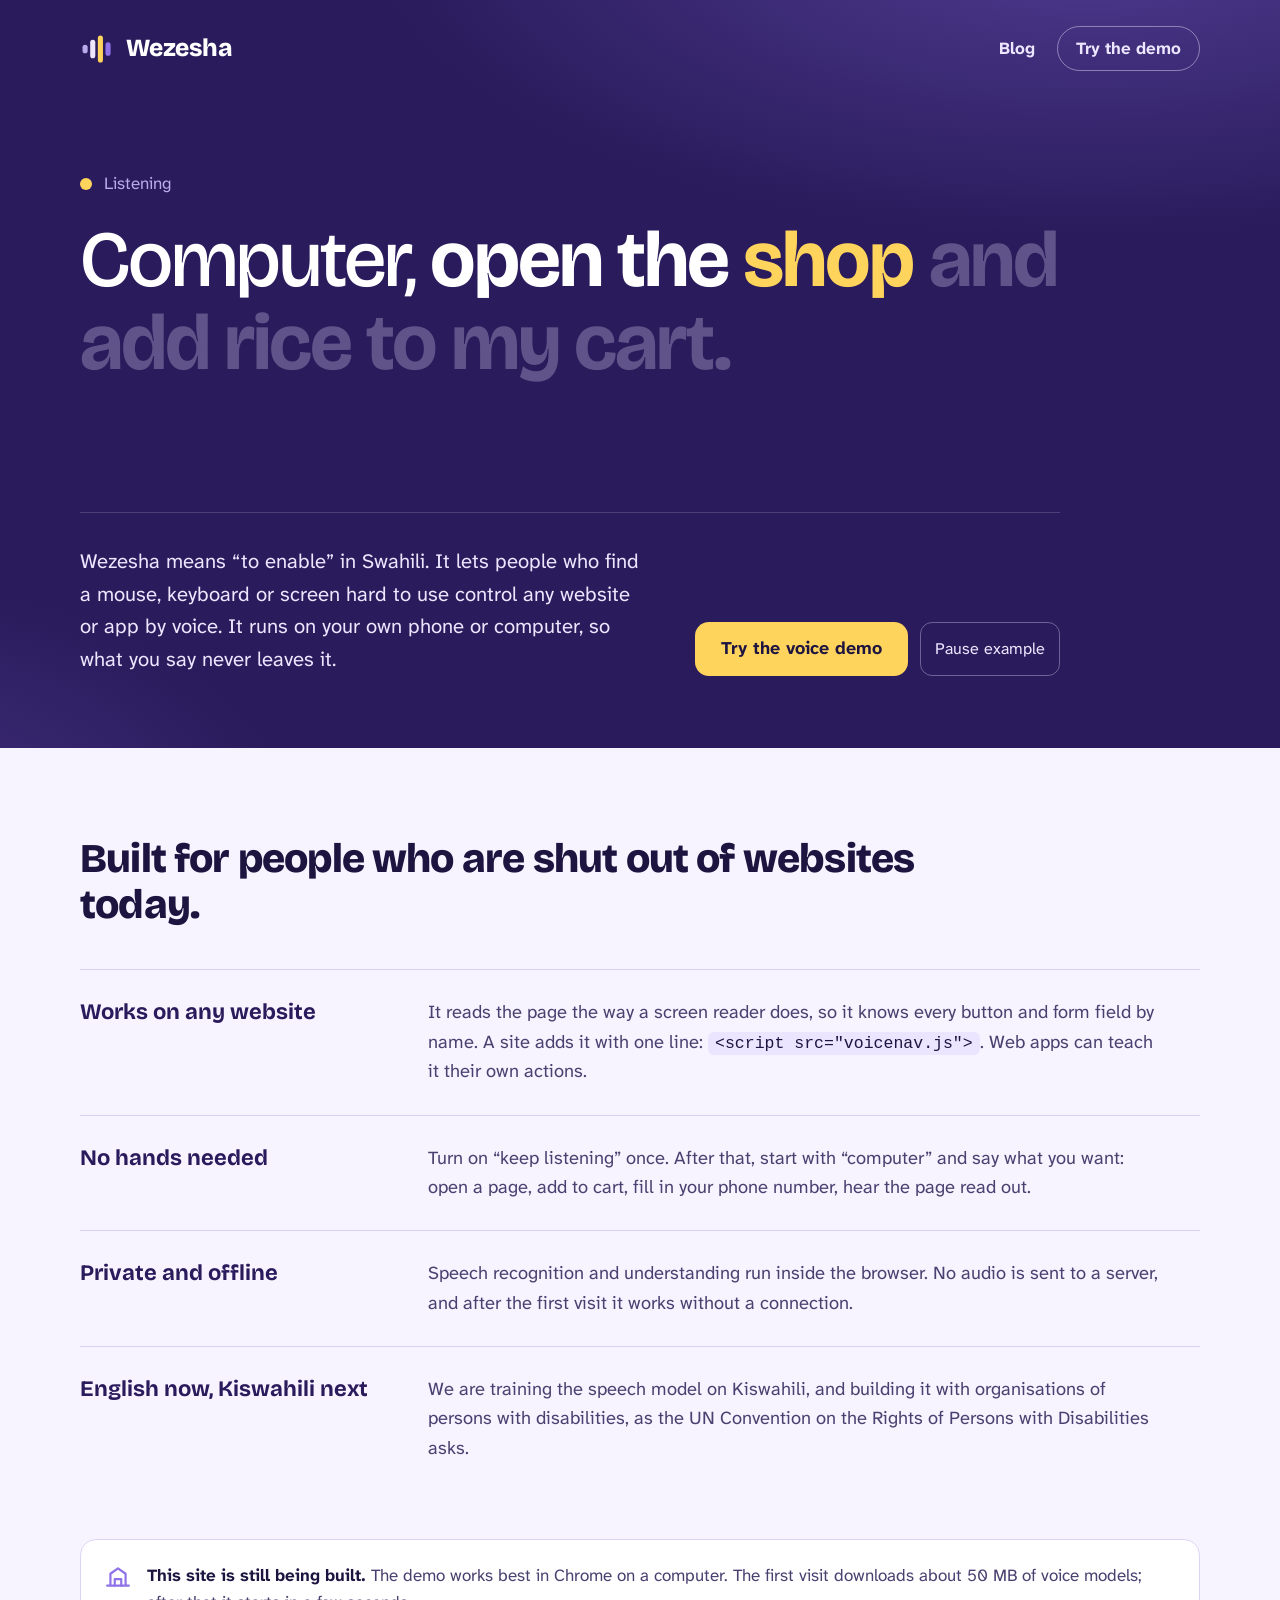
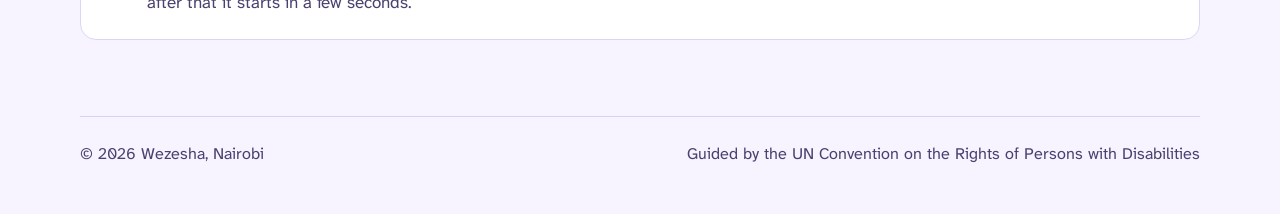
<file: index.html>
<!doctype html>
<html lang="en">
<head>
<meta charset="utf-8">
<meta name="viewport" content="width=device-width, initial-scale=1">
<title>Wezesha: use any website by voice</title>
<link rel="canonical" href="https://wezesha-io.kilimo.tech/">
<meta property="og:type" content="website">
<meta property="og:site_name" content="Wezesha">
<meta property="og:title" content="Wezesha: use any website by voice">
<meta property="og:description" content="Wezesha lets people who find a mouse, keyboard or screen hard to use control any website or app by voice, on their own device.">
<meta property="og:url" content="https://wezesha-io.kilimo.tech/">
<meta property="og:image" content="https://wezesha-io.kilimo.tech/og.png">
<meta property="og:image:width" content="1200">
<meta property="og:image:height" content="630">
<meta property="og:image:alt" content="Wezesha: use any website by voice">
<meta property="og:locale" content="en_KE">
<meta name="twitter:card" content="summary_large_image">
<meta name="twitter:title" content="Wezesha: use any website by voice">
<meta name="twitter:description" content="Wezesha lets people who find a mouse, keyboard or screen hard to use control any website or app by voice, on their own device.">
<meta name="twitter:image" content="https://wezesha-io.kilimo.tech/og.png">
<meta name="description" content="Wezesha lets people who find a mouse, keyboard or screen hard to use control any website or app by voice, on their own device.">
<link rel="icon" href="/favicon.svg" type="image/svg+xml">
<meta name="voicenav-assets" content="https://wezesha-demo.kilimo.tech/voicenav/">
<link rel="preconnect" href="https://fonts.googleapis.com">
<link rel="preconnect" href="https://fonts.gstatic.com" crossorigin>
<link href="https://fonts.googleapis.com/css2?family=Atkinson+Hyperlegible+Next:wght@400;500;700&family=Bricolage+Grotesque:opsz,wght@12..96,500;12..96,700;12..96,800&display=swap" rel="stylesheet">
<style>
  :root {
    --jacaranda: #2a1b5c;
    --jacaranda-deep: #1d1342;
    --bloom: #8f72e8;
    --petal: #ece6ff;
    --petal-dim: #b9acec;
    --pollen: #ffd45c;
    --lilac: #f7f4ff;
    --ink: #1d1440;
    --ink-soft: #4b4170;
    --display: "Bricolage Grotesque", "Atkinson Hyperlegible Next", system-ui, sans-serif;
    --text: "Atkinson Hyperlegible Next", system-ui, sans-serif;
  }
  * { box-sizing: border-box; }
  html { font-size: 106.25%; }
  body { margin: 0; font-family: var(--text); color: var(--ink); background: var(--lilac); line-height: 1.6; }
  a { color: inherit; }
  :focus-visible { outline: 3px solid var(--pollen); outline-offset: 4px; border-radius: 10px; }
  .sr { position: absolute; width: 1px; height: 1px; overflow: hidden; clip: rect(0 0 0 0); white-space: nowrap; }
  .skip { position: absolute; left: 16px; top: -60px; z-index: 5; background: var(--pollen); color: var(--ink); padding: 10px 16px; border-radius: 10px; font-weight: 700; text-decoration: none; }
  .skip:focus { top: 12px; }

  /* ---------- hero ---------- */
  .hero {
    background:
      radial-gradient(1200px 520px at 85% -10%, rgba(143, 114, 232, .38), transparent 60%),
      radial-gradient(700px 400px at -10% 110%, rgba(143, 114, 232, .22), transparent 60%),
      var(--jacaranda);
    color: var(--petal);
    padding: 0 24px 72px;
  }
  .wrap { max-width: 1120px; margin: 0 auto; }
  nav.top { display: flex; align-items: center; justify-content: space-between; padding: 26px 0 0; gap: 16px; }
  .brand { display: inline-flex; align-items: center; gap: 12px; text-decoration: none; font-family: var(--display); font-weight: 800; font-size: 1.45rem; letter-spacing: -0.01em; color: #fff; }
  .brand svg { width: 34px; height: 34px; }
  .pill { display: inline-flex; align-items: center; min-height: 44px; padding: 8px 18px; border-radius: 999px; border: 1.5px solid rgba(236, 230, 255, .45); color: var(--petal); text-decoration: none; font-weight: 700; }
  .pill:hover { background: rgba(236, 230, 255, .1); }
  .navlinks { display: inline-flex; align-items: center; gap: 10px; }
  .navlink { color: var(--petal); font-weight: 700; text-decoration: none; padding: 8px 12px; border-radius: 10px; }
  .navlink:hover { background: rgba(236, 230, 255, .1); }

  .stage { padding-top: clamp(56px, 11vh, 120px); max-width: 980px; }
  .cue { display: flex; align-items: center; gap: 12px; color: var(--petal-dim); font-size: 1rem; margin: 0 0 22px; }
  .mic-dot { width: 12px; height: 12px; border-radius: 50%; background: var(--pollen); box-shadow: 0 0 0 0 rgba(255, 212, 92, .6); }
  .listening .mic-dot { animation: ping 1.6s ease-out infinite; }
  @keyframes ping { 0% { box-shadow: 0 0 0 0 rgba(255, 212, 92, .55); } 100% { box-shadow: 0 0 0 14px rgba(255, 212, 92, 0); } }

  .said {
    font-family: var(--display); font-weight: 700; font-size: clamp(2.3rem, 6.2vw, 4.9rem);
    line-height: 1.04; letter-spacing: -0.025em; margin: 0; min-height: 2.1em; color: #fff;
  }
  .said .w { color: rgba(236, 230, 255, .28); transition: color .18s ease-out; }
  .said .w.heard { color: #fff; }
  .said .w.now { color: var(--pollen); }
  .said .wake { font-weight: 500; }

  .did { list-style: none; margin: 30px 0 0; padding: 0; display: flex; flex-wrap: wrap; gap: 10px; min-height: 52px; }
  .did li {
    display: inline-flex; align-items: center; gap: 10px; padding: 10px 16px 10px 12px; border-radius: 12px;
    background: rgba(29, 19, 66, .7); border: 1px solid rgba(143, 114, 232, .55); color: var(--petal); font-size: 1rem;
    opacity: 0; transform: translateY(6px); transition: opacity .25s ease-out, transform .25s ease-out;
  }
  .did li.in { opacity: 1; transform: none; }
  .did svg { width: 20px; height: 20px; flex: none; color: var(--pollen); }

  .intro { display: grid; grid-template-columns: minmax(0, 1fr) auto; gap: 28px 48px; align-items: end; margin-top: 44px; padding-top: 32px; border-top: 1px solid rgba(236, 230, 255, .18); }
  .intro p { margin: 0; font-size: 1.2rem; max-width: 34em; color: var(--petal); }
  .actions { display: flex; gap: 12px; flex-wrap: wrap; }
  .btn { display: inline-flex; align-items: center; justify-content: center; min-height: 54px; padding: 12px 26px; border-radius: 14px; font-weight: 700; font-size: 1.05rem; text-decoration: none; }
  .btn.primary { background: var(--pollen); color: var(--ink); }
  .btn.primary:hover { background: #ffe08a; }
  .pause { display: inline-flex; align-items: center; background: none; border: 1.5px solid rgba(236, 230, 255, .35); color: var(--petal); border-radius: 12px; min-height: 44px; padding: 6px 14px; font: inherit; font-size: .95rem; cursor: pointer; }
  .pause:hover { background: rgba(236, 230, 255, .1); }

  /* ---------- facts ---------- */
  .facts { padding: 88px 24px 40px; }
  .facts h2 { font-family: var(--display); font-weight: 800; font-size: clamp(1.7rem, 3.4vw, 2.4rem); letter-spacing: -0.02em; line-height: 1.15; margin: 0 0 40px; max-width: 22em; color: var(--ink); }
  .row { display: grid; grid-template-columns: minmax(180px, 300px) minmax(0, 1fr); gap: 8px 48px; padding: 28px 0; border-top: 1px solid #d9d1f5; }
  .row h3 { margin: 0; font-family: var(--display); font-weight: 700; font-size: 1.3rem; color: var(--jacaranda); line-height: 1.3; }
  .row p { margin: 0; color: var(--ink-soft); max-width: 40em; font-size: 1.08rem; }
  .row code { font-size: .9em; background: #ebe5ff; color: var(--ink); padding: 2px 7px; border-radius: 6px; }

  .status { margin: 48px 0 0; padding: 22px 24px; border-radius: 16px; background: #fff; border: 1px solid #ddd5f7; display: flex; gap: 16px; align-items: flex-start; }
  .status svg { width: 26px; height: 26px; flex: none; color: var(--bloom); margin-top: 2px; }
  .status p { margin: 0; color: var(--ink-soft); }
  .status strong { color: var(--ink); }

  footer { padding: 36px 24px 48px; color: var(--ink-soft); font-size: .95rem; }
  footer .wrap { display: flex; justify-content: space-between; gap: 16px; flex-wrap: wrap; border-top: 1px solid #d9d1f5; padding-top: 24px; }

  @media (max-width: 760px) {
    .intro { grid-template-columns: 1fr; }
    .row { grid-template-columns: 1fr; }
    .said { min-height: 3.2em; }
  }
  @media (prefers-reduced-motion: reduce) {
    .listening .mic-dot { animation: none; }
    .said .w, .did li { transition: none; }
  }
</style>
</head>
<body>
<a class="skip" href="#main">Skip to main content</a>

<header class="hero">
  <div class="wrap">
    <nav class="top" aria-label="Main">
      <a class="brand" href="/" aria-label="Wezesha home">
        <svg viewBox="0 0 40 40" aria-hidden="true">
          <rect x="3" y="15" width="6" height="10" rx="3" fill="#b9acec"/>
          <rect x="12" y="9" width="6" height="22" rx="3" fill="#ece6ff"/>
          <rect x="21" y="4" width="6" height="32" rx="3" fill="#ffd45c"/>
          <rect x="30" y="12" width="6" height="16" rx="3" fill="#8f72e8"/>
        </svg>
        Wezesha
      </a>
      <span class="navlinks"><a class="navlink" href="/blog/">Blog</a>
      <a class="pill" href="https://wezesha-demo.kilimo.tech/">Try the demo</a></span>
    </nav>

    <div class="stage" id="main">
      <h1 class="sr">Wezesha lets you use any website or app by voice. For example, say “Computer, open the shop and add rice to my cart”, and it happens.</h1>
      <div aria-hidden="true">
        <p class="cue"><span class="mic-dot"></span><span id="cue-text">Listening</span></p>
        <p class="said" id="said"></p>
        <ul class="did" id="did"></ul>
      </div>

      <div class="intro">
        <p>
          Wezesha means “to enable” in Swahili. It lets people who find a mouse, keyboard or screen
          hard to use control any website or app by voice. It runs on your own phone or computer,
          so what you say never leaves it.
        </p>
        <div class="actions">
          <a class="btn primary" href="https://wezesha-demo.kilimo.tech/">Try the voice demo</a>
        </div>
      </div>
    </div>
  </div>
</header>

<section class="facts" aria-labelledby="facts-title">
  <div class="wrap">
    <h2 id="facts-title">Built for people who are shut out of websites today.</h2>

    <div class="row">
      <h3>Works on any website</h3>
      <p>It reads the page the way a screen reader does, so it knows every button and form field by name.
        A site adds it with one line: <code>&lt;script src="voicenav.js"&gt;</code>. Web apps can teach it their own actions.</p>
    </div>
    <div class="row">
      <h3>No hands needed</h3>
      <p>Turn on “keep listening” once. After that, start with “computer” and say what you want:
        open a page, add to cart, fill in your phone number, hear the page read out.</p>
    </div>
    <div class="row">
      <h3>Private and offline</h3>
      <p>Speech recognition and understanding run inside the browser. No audio is sent to a server,
        and after the first visit it works without a connection.</p>
    </div>
    <div class="row">
      <h3>English now, Kiswahili next</h3>
      <p>We are training the speech model on Kiswahili, and building it with organisations of persons
        with disabilities, as the UN Convention on the Rights of Persons with Disabilities asks.</p>
    </div>

    <div class="status" role="note">
      <svg viewBox="0 0 24 24" fill="none" stroke="currentColor" stroke-width="2" stroke-linecap="round" stroke-linejoin="round" aria-hidden="true"><path d="M2 20h20M5 20V9l7-5 7 5v11"/><path d="M9 20v-6h6v6"/></svg>
      <p><strong>This site is still being built.</strong> The demo works best in Chrome on a computer.
        The first visit downloads about 50 MB of voice models; after that it starts in a few seconds.</p>
    </div>
  </div>
</section>

<footer>
  <div class="wrap">
    <span>© 2026 Wezesha, Nairobi</span>
    <span>Guided by the UN Convention on the Rights of Persons with Disabilities</span>
  </div>
</footer>

<script>
  // The hero plays spoken commands as live captions, then shows what was done.
  const scenes = [
    { said: 'Computer, open the shop and add rice to my cart.', did: ['Opened Shop', 'Added Rice 5kg to your cart'] },
    { said: 'Computer, my phone number is 0712 345 678.', did: ['Typed 0712 345 678 in Phone number'] },
    { said: 'Computer, show only pending orders.', did: ['Showing 2 pending orders'] },
    { said: 'Computer, read the page.', did: ['Reading: Clinic opening hours, Monday to Friday…'] },
  ];
  const tick = '<svg viewBox="0 0 24 24" fill="none" stroke="currentColor" stroke-width="2.5" stroke-linecap="round" stroke-linejoin="round" aria-hidden="true"><path d="M5 12.5l4.5 4.5L19 7.5"/></svg>';
  const saidEl = document.getElementById('said');
  const didEl = document.getElementById('did');
  const cue = document.getElementById('cue-text');
  const stage = document.querySelector('.stage');
  const still = matchMedia('(prefers-reduced-motion: reduce)').matches;
  let paused = still, timers = [], i = 0;

  function show(scene, animate) {
    timers.forEach(clearTimeout); timers = [];
    const words = scene.said.split(' ');
    saidEl.innerHTML = words.map((w, k) => `<span class="w${k === 0 ? ' wake' : ''}">${w}</span>`).join(' ');
    didEl.innerHTML = scene.did.map((d) => `<li>${tick}<span>${d}</span></li>`).join('');
    const spans = [...saidEl.children], items = [...didEl.children];
    if (!animate) {
      spans.forEach((s) => s.classList.add('heard'));
      items.forEach((li) => li.classList.add('in'));
      cue.textContent = 'Done';
      return;
    }
    stage.classList.add('listening');
    cue.textContent = 'Listening';
    spans.forEach((s, k) => timers.push(setTimeout(() => {
      spans.forEach((x) => x.classList.remove('now'));
      s.classList.add('heard', 'now');
    }, 380 + k * 300)));
    const end = 380 + spans.length * 300;
    timers.push(setTimeout(() => {
      spans.forEach((x) => x.classList.remove('now'));
      stage.classList.remove('listening');
      cue.textContent = 'Done';
    }, end));
    items.forEach((li, k) => timers.push(setTimeout(() => li.classList.add('in'), end + 250 + k * 450)));
    timers.push(setTimeout(() => { if (!paused) { i = (i + 1) % scenes.length; show(scenes[i], true); } }, end + 3600));
  }

  // WCAG 2.2.2: anything that moves for more than five seconds needs a pause.
  const btn = document.createElement('button');
  btn.className = 'pause';
  btn.type = 'button';
  const label = () => (btn.textContent = paused ? 'Play example' : 'Pause example');
  btn.onclick = () => { paused = !paused; label(); show(scenes[i], !paused); };
  label();
  // Keep the button outside the aria-hidden block so keyboard and screen reader users can reach it.
  document.querySelector('.intro .actions').appendChild(btn);

  show(scenes[0], !paused);
</script>
<script type="module" src="https://wezesha-demo.kilimo.tech/voicenav/voicenav.js"></script>
</body>
</html>
</file>
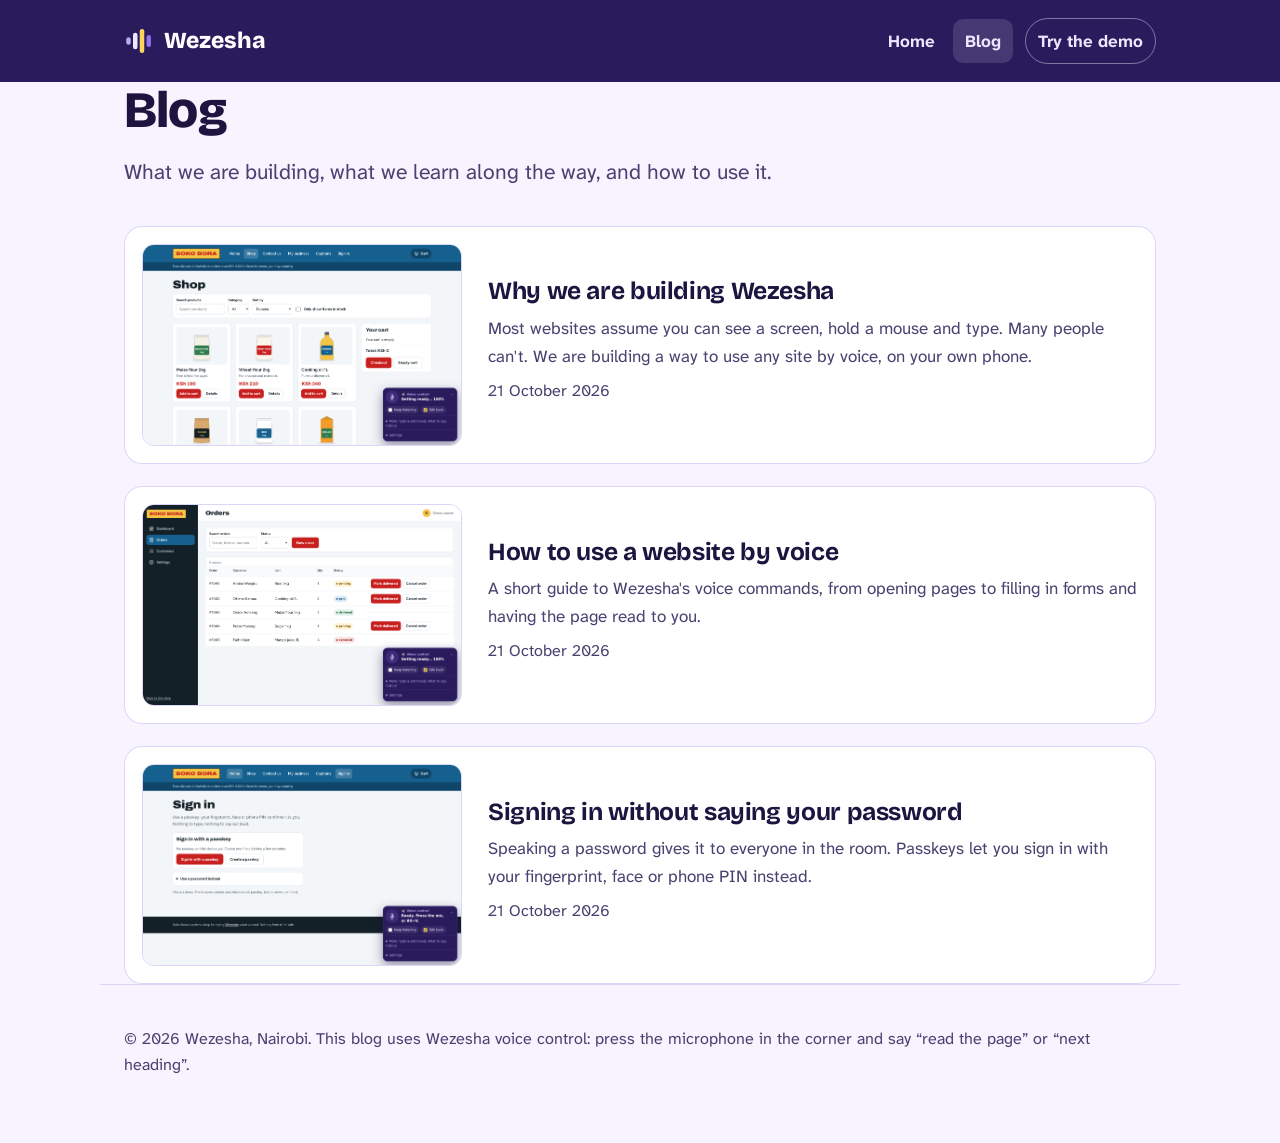
<file: blog/index.html>
<!doctype html>
<html lang="en">
<head>
<meta charset="utf-8">
<meta name="viewport" content="width=device-width, initial-scale=1">
<title>Blog: Wezesha</title>
<meta name="description" content="What we are building, what we learn, and how to use voice control.">
<link rel="canonical" href="https://wezesha-io.kilimo.tech/blog/">
<meta property="og:type" content="website">
<meta property="og:site_name" content="Wezesha">
<meta property="og:title" content="Blog">
<meta property="og:description" content="What we are building, what we learn, and how to use voice control.">
<meta property="og:url" content="https://wezesha-io.kilimo.tech/blog/">
<meta property="og:image" content="https://wezesha-io.kilimo.tech/blog/og.png">
<meta property="og:image:width" content="1200">
<meta property="og:image:height" content="630">
<meta property="og:image:alt" content="Blog">
<meta property="og:locale" content="en_KE">
<meta name="twitter:card" content="summary_large_image">
<meta name="twitter:title" content="Blog">
<meta name="twitter:description" content="What we are building, what we learn, and how to use voice control.">
<meta name="twitter:image" content="https://wezesha-io.kilimo.tech/blog/og.png">
<link rel="icon" href="/favicon.svg" type="image/svg+xml">
<link rel="preconnect" href="https://fonts.googleapis.com">
<link rel="preconnect" href="https://fonts.gstatic.com" crossorigin>
<link href="https://fonts.googleapis.com/css2?family=Atkinson+Hyperlegible+Next:ital,wght@0,400;0,700;1,400&family=Bricolage+Grotesque:opsz,wght@12..96,700;12..96,800&display=swap" rel="stylesheet">
<link rel="stylesheet" href="/blog/blog.css">
<meta name="voicenav-assets" content="https://wezesha-demo.kilimo.tech/voicenav/">
</head>
<body>
<a class="skip" href="#main">Skip to main content</a>
<header class="top">
  <div class="wrap bar">
    <a class="brand" href="/" aria-label="Wezesha home">
      <svg viewBox="0 0 40 40" aria-hidden="true"><rect x="3" y="15" width="6" height="10" rx="3" fill="#b9acec"/><rect x="12" y="9" width="6" height="22" rx="3" fill="#ece6ff"/><rect x="21" y="4" width="6" height="32" rx="3" fill="#ffd45c"/><rect x="30" y="12" width="6" height="16" rx="3" fill="#8f72e8"/></svg>
      Wezesha
    </a>
    <nav aria-label="Main">
      <a href="/">Home</a>
      <a href="/blog/" aria-current="page">Blog</a>
      <a class="pill" href="https://wezesha-demo.kilimo.tech/">Try the demo</a>
    </nav>
  </div>
</header>
<main id="main" class="wrap">
<h1>Blog</h1>
<p class="standfirst">What we are building, what we learn along the way, and how to use it.</p>
<ul class="posts">
  <li class="card">
    <img src="/blog/img/demo-shop.png" alt="The Soko Bora demo shop with the Wezesha voice panel in the bottom right corner" width="1366" height="860" loading="lazy">
    <div>
      <h2><a href="/blog/2026-10-21-why-wezesha.html">Why we are building Wezesha</a></h2>
      <p>Most websites assume you can see a screen, hold a mouse and type. Many people can&#x27;t. We are building a way to use any site by voice, on your own phone.</p>
      <p class="meta"><time datetime="2026-10-21">21 October 2026</time></p>
    </div>
  </li>
  <li class="card">
    <img src="/blog/img/demo-orders.png" alt="The Soko Bora business app showing a table of orders, with buttons to mark each order delivered or cancel it" width="1366" height="860" loading="lazy">
    <div>
      <h2><a href="/blog/2026-10-21-using-a-website-by-voice.html">How to use a website by voice</a></h2>
      <p>A short guide to Wezesha&#x27;s voice commands, from opening pages to filling in forms and having the page read to you.</p>
      <p class="meta"><time datetime="2026-10-21">21 October 2026</time></p>
    </div>
  </li>
  <li class="card">
    <img src="/blog/img/demo-signin.png" alt="A sign-in page with a button to sign in with a passkey and a button to create a passkey" width="1366" height="860" loading="lazy">
    <div>
      <h2><a href="/blog/2026-10-21-signing-in-without-a-password.html">Signing in without saying your password</a></h2>
      <p>Speaking a password gives it to everyone in the room. Passkeys let you sign in with your fingerprint, face or phone PIN instead.</p>
      <p class="meta"><time datetime="2026-10-21">21 October 2026</time></p>
    </div>
  </li>
</ul>
</main>
<footer class="wrap foot">
  <p>© 2026 Wezesha, Nairobi. This blog uses Wezesha voice control: press the microphone in the corner and say “read the page” or “next heading”.</p>
</footer>
<script type="module" src="https://wezesha-demo.kilimo.tech/voicenav/voicenav.js"></script>
</body>
</html>
</file>
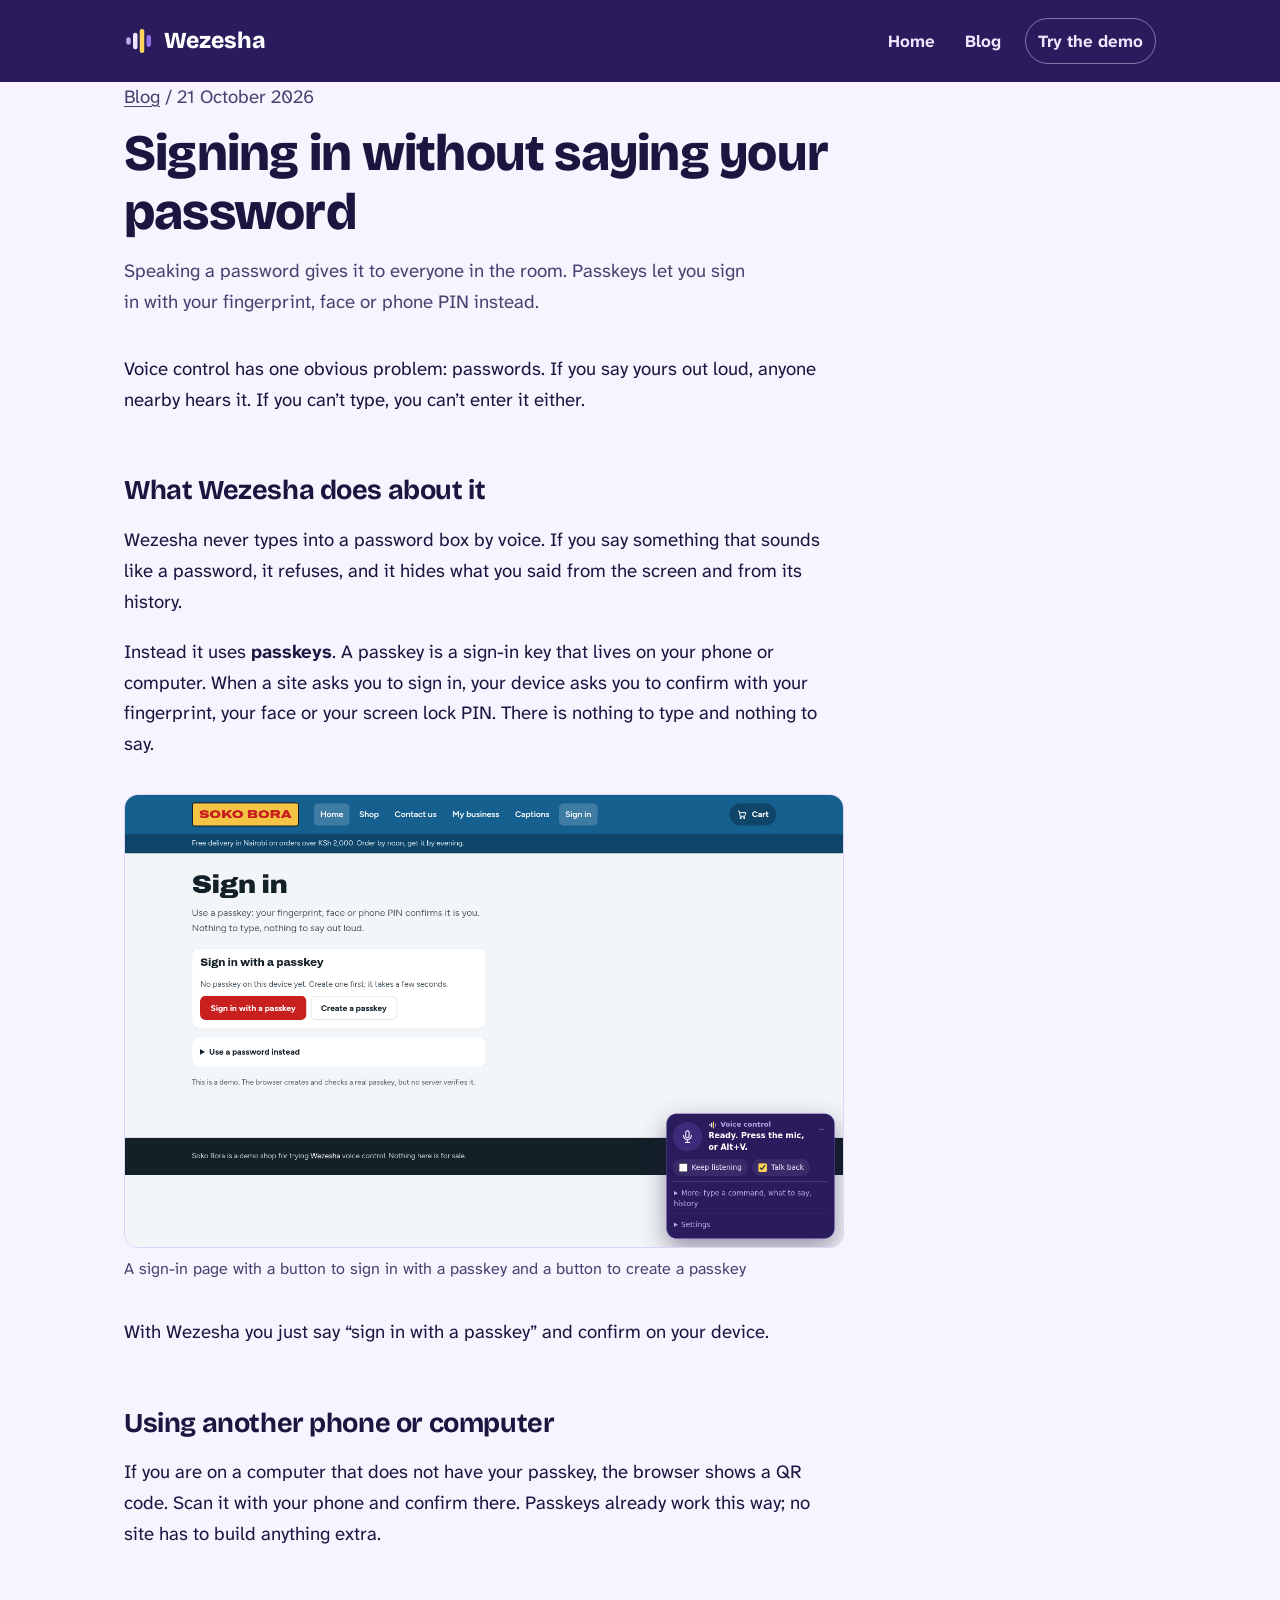
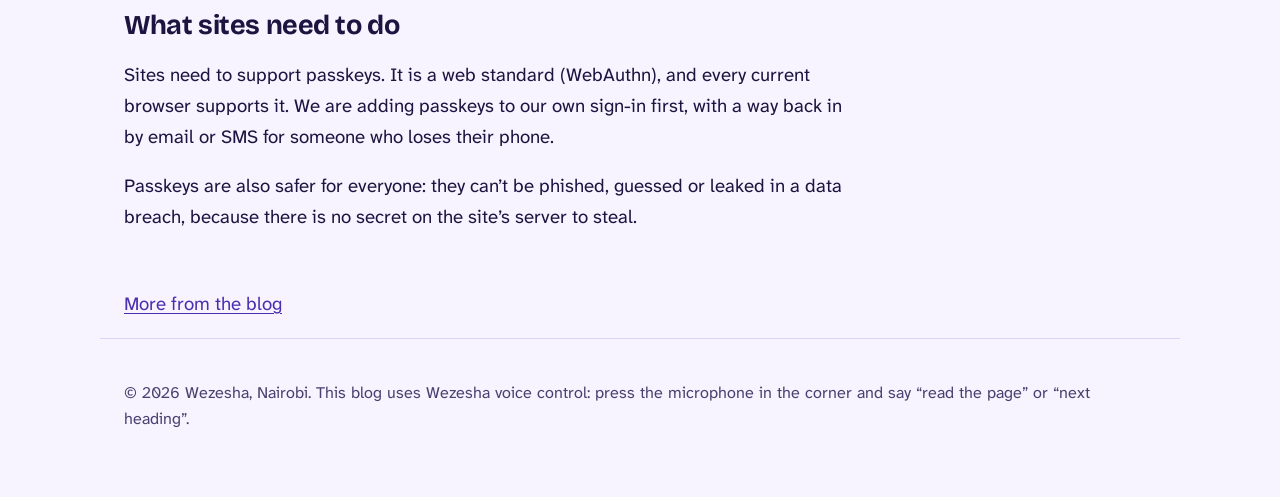
<file: blog/2026-10-21-signing-in-without-a-password.html>
<!doctype html>
<html lang="en">
<head>
<meta charset="utf-8">
<meta name="viewport" content="width=device-width, initial-scale=1">
<title>Signing in without saying your password: Wezesha</title>
<meta name="description" content="Speaking a password gives it to everyone in the room. Passkeys let you sign in with your fingerprint, face or phone PIN instead.">
<link rel="canonical" href="https://wezesha-io.kilimo.tech/blog/2026-10-21-signing-in-without-a-password.html">
<meta property="og:type" content="article">
<meta property="og:site_name" content="Wezesha">
<meta property="og:title" content="Signing in without saying your password">
<meta property="og:description" content="Speaking a password gives it to everyone in the room. Passkeys let you sign in with your fingerprint, face or phone PIN instead.">
<meta property="og:url" content="https://wezesha-io.kilimo.tech/blog/2026-10-21-signing-in-without-a-password.html">
<meta property="og:image" content="https://wezesha-io.kilimo.tech/blog/og/2026-10-21-signing-in-without-a-password.png">
<meta property="og:image:width" content="1200">
<meta property="og:image:height" content="630">
<meta property="og:image:alt" content="Signing in without saying your password">
<meta property="og:locale" content="en_KE">
<meta name="twitter:card" content="summary_large_image">
<meta name="twitter:title" content="Signing in without saying your password">
<meta name="twitter:description" content="Speaking a password gives it to everyone in the room. Passkeys let you sign in with your fingerprint, face or phone PIN instead.">
<meta name="twitter:image" content="https://wezesha-io.kilimo.tech/blog/og/2026-10-21-signing-in-without-a-password.png">
<link rel="icon" href="/favicon.svg" type="image/svg+xml">
<link rel="preconnect" href="https://fonts.googleapis.com">
<link rel="preconnect" href="https://fonts.gstatic.com" crossorigin>
<link href="https://fonts.googleapis.com/css2?family=Atkinson+Hyperlegible+Next:ital,wght@0,400;0,700;1,400&family=Bricolage+Grotesque:opsz,wght@12..96,700;12..96,800&display=swap" rel="stylesheet">
<link rel="stylesheet" href="/blog/blog.css">
<meta name="voicenav-assets" content="https://wezesha-demo.kilimo.tech/voicenav/">
</head>
<body>
<a class="skip" href="#main">Skip to main content</a>
<header class="top">
  <div class="wrap bar">
    <a class="brand" href="/" aria-label="Wezesha home">
      <svg viewBox="0 0 40 40" aria-hidden="true"><rect x="3" y="15" width="6" height="10" rx="3" fill="#b9acec"/><rect x="12" y="9" width="6" height="22" rx="3" fill="#ece6ff"/><rect x="21" y="4" width="6" height="32" rx="3" fill="#ffd45c"/><rect x="30" y="12" width="6" height="16" rx="3" fill="#8f72e8"/></svg>
      Wezesha
    </a>
    <nav aria-label="Main">
      <a href="/">Home</a>
      <a href="/blog/">Blog</a>
      <a class="pill" href="https://wezesha-demo.kilimo.tech/">Try the demo</a>
    </nav>
  </div>
</header>
<main id="main" class="wrap">
<article class="post">
  <p class="meta"><a href="/blog/">Blog</a> <span aria-hidden="true">/</span> <time datetime="2026-10-21">21 October 2026</time></p>
  <h1>Signing in without saying your password</h1>
  <p class="standfirst">Speaking a password gives it to everyone in the room. Passkeys let you sign in with your fingerprint, face or phone PIN instead.</p>
  <p>Voice control has one obvious problem: passwords. If you say yours
out loud, anyone nearby hears it. If you can’t type, you can’t enter it
either.</p>
<h2 id="what-wezesha-does-about-it">What Wezesha does about it</h2>
<p>Wezesha never types into a password box by voice. If you say
something that sounds like a password, it refuses, and it hides what you
said from the screen and from its history.</p>
<p>Instead it uses <strong>passkeys</strong>. A passkey is a sign-in key
that lives on your phone or computer. When a site asks you to sign in,
your device asks you to confirm with your fingerprint, your face or your
screen lock PIN. There is nothing to type and nothing to say.</p>
<figure>
<img src="img/demo-signin.png"
alt="A sign-in page with a button to sign in with a passkey and a button to create a passkey" />
<figcaption aria-hidden="true">A sign-in page with a button to sign in
with a passkey and a button to create a passkey</figcaption>
</figure>
<p>With Wezesha you just say “sign in with a passkey” and confirm on
your device.</p>
<h2 id="using-another-phone-or-computer">Using another phone or
computer</h2>
<p>If you are on a computer that does not have your passkey, the browser
shows a QR code. Scan it with your phone and confirm there. Passkeys
already work this way; no site has to build anything extra.</p>
<h2 id="what-sites-need-to-do">What sites need to do</h2>
<p>Sites need to support passkeys. It is a web standard (WebAuthn), and
every current browser supports it. We are adding passkeys to our own
sign-in first, with a way back in by email or SMS for someone who loses
their phone.</p>
<p>Passkeys are also safer for everyone: they can’t be phished, guessed
or leaked in a data breach, because there is no secret on the site’s
server to steal.</p>

  <p class="back"><a href="/blog/">More from the blog</a></p>
</article>
</main>
<footer class="wrap foot">
  <p>© 2026 Wezesha, Nairobi. This blog uses Wezesha voice control: press the microphone in the corner and say “read the page” or “next heading”.</p>
</footer>
<script type="module" src="https://wezesha-demo.kilimo.tech/voicenav/voicenav.js"></script>
</body>
</html>
</file>
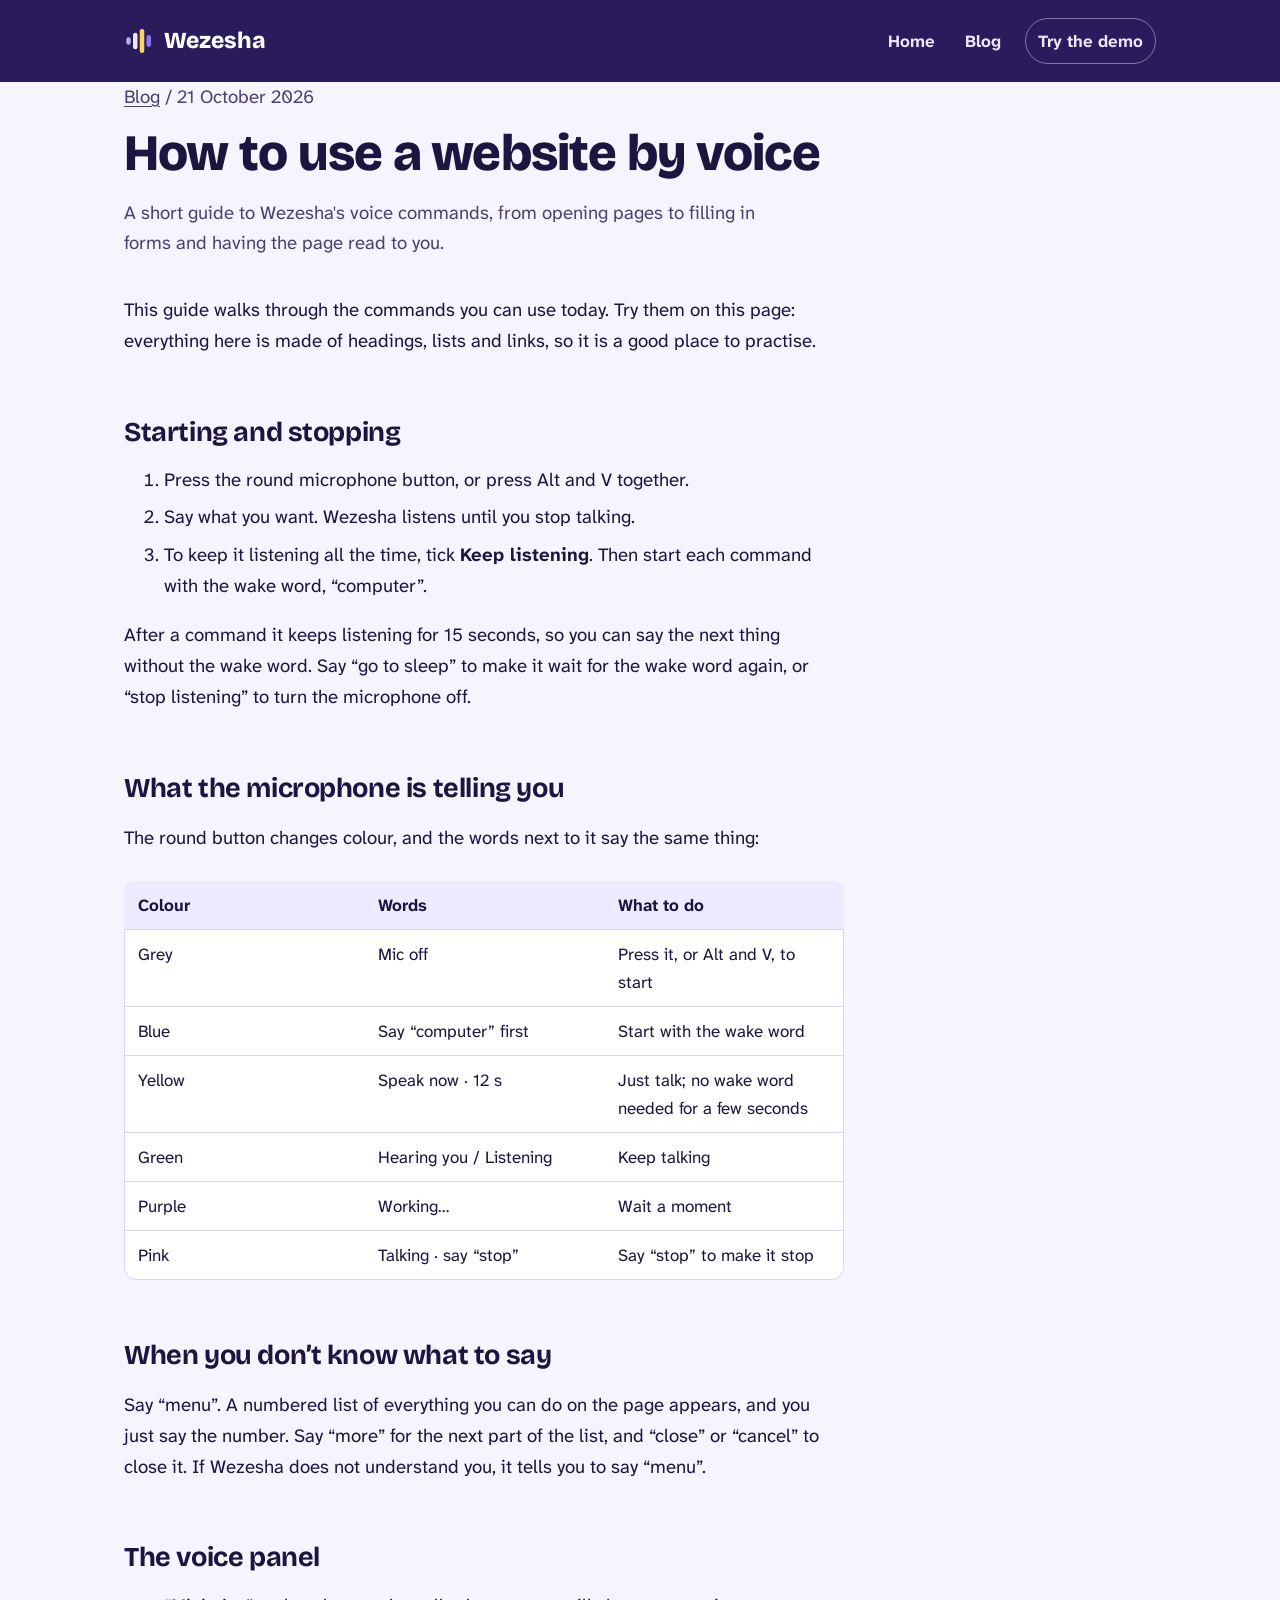
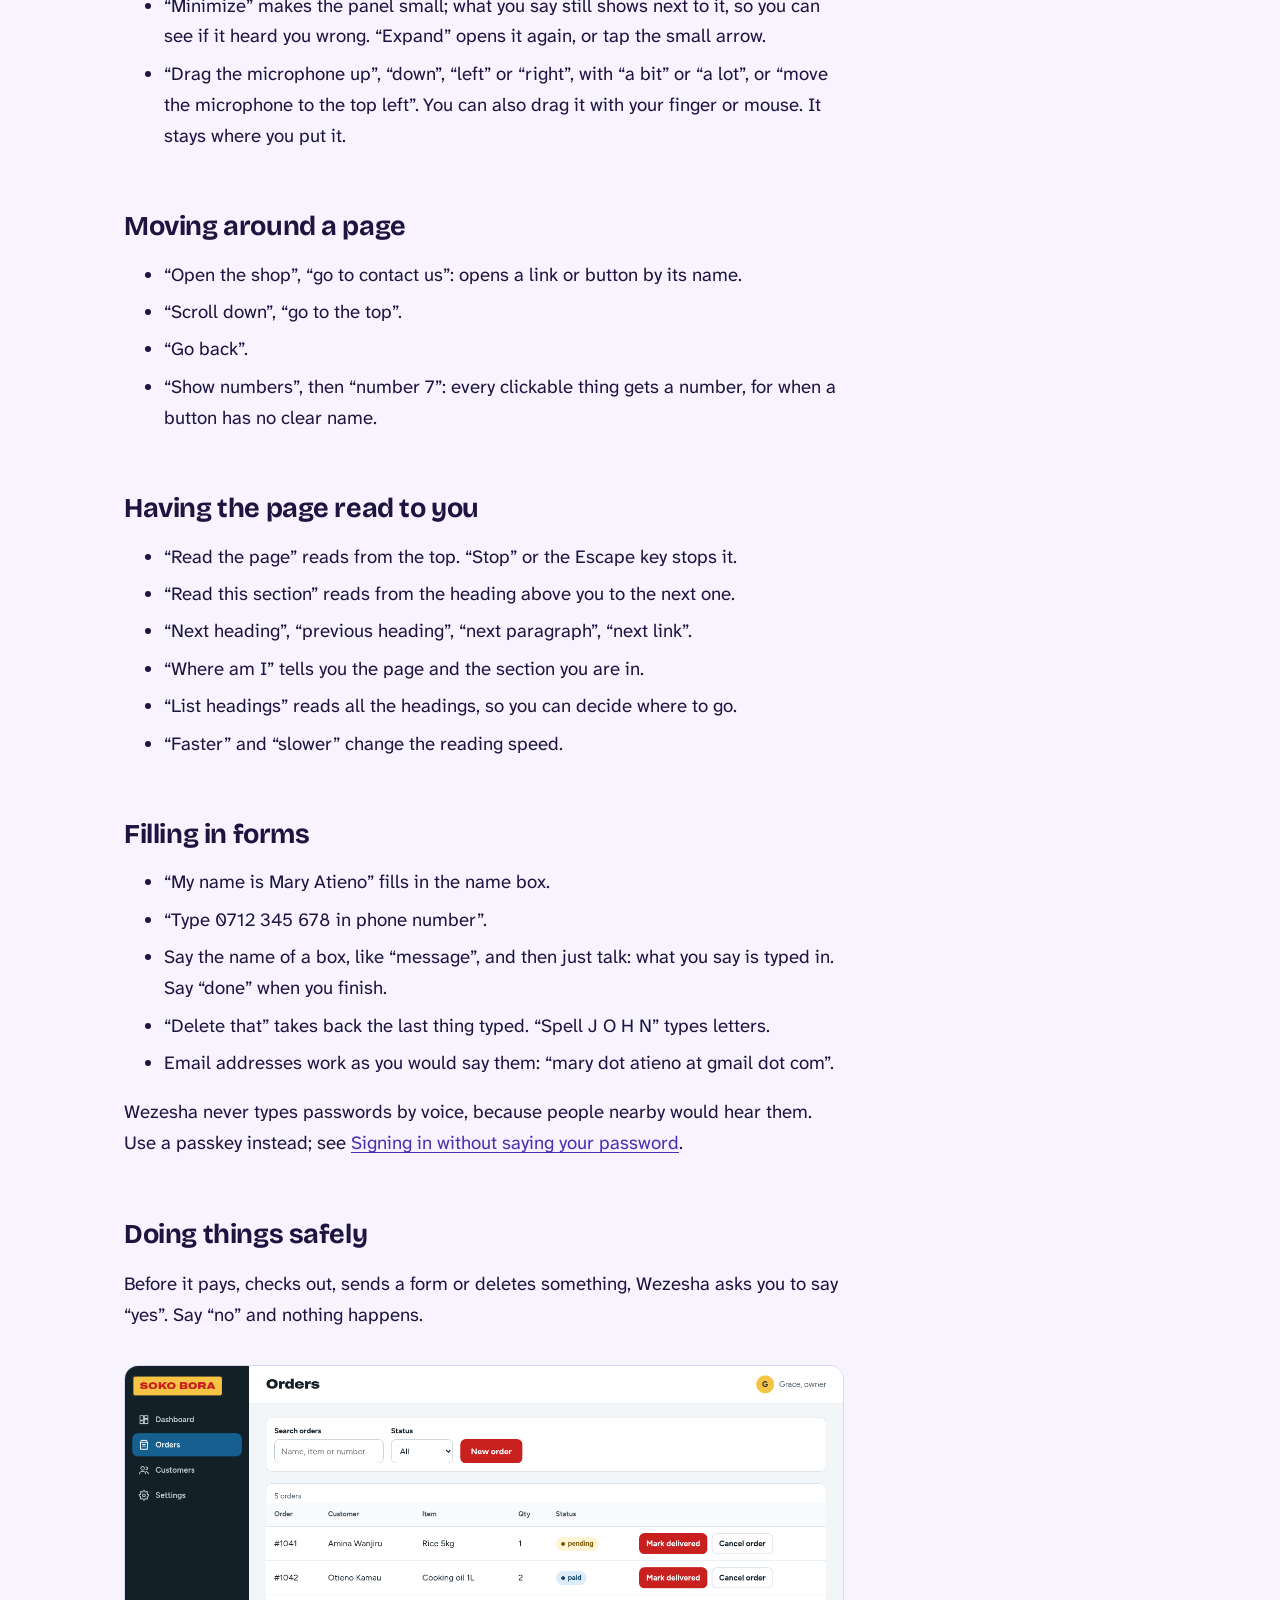
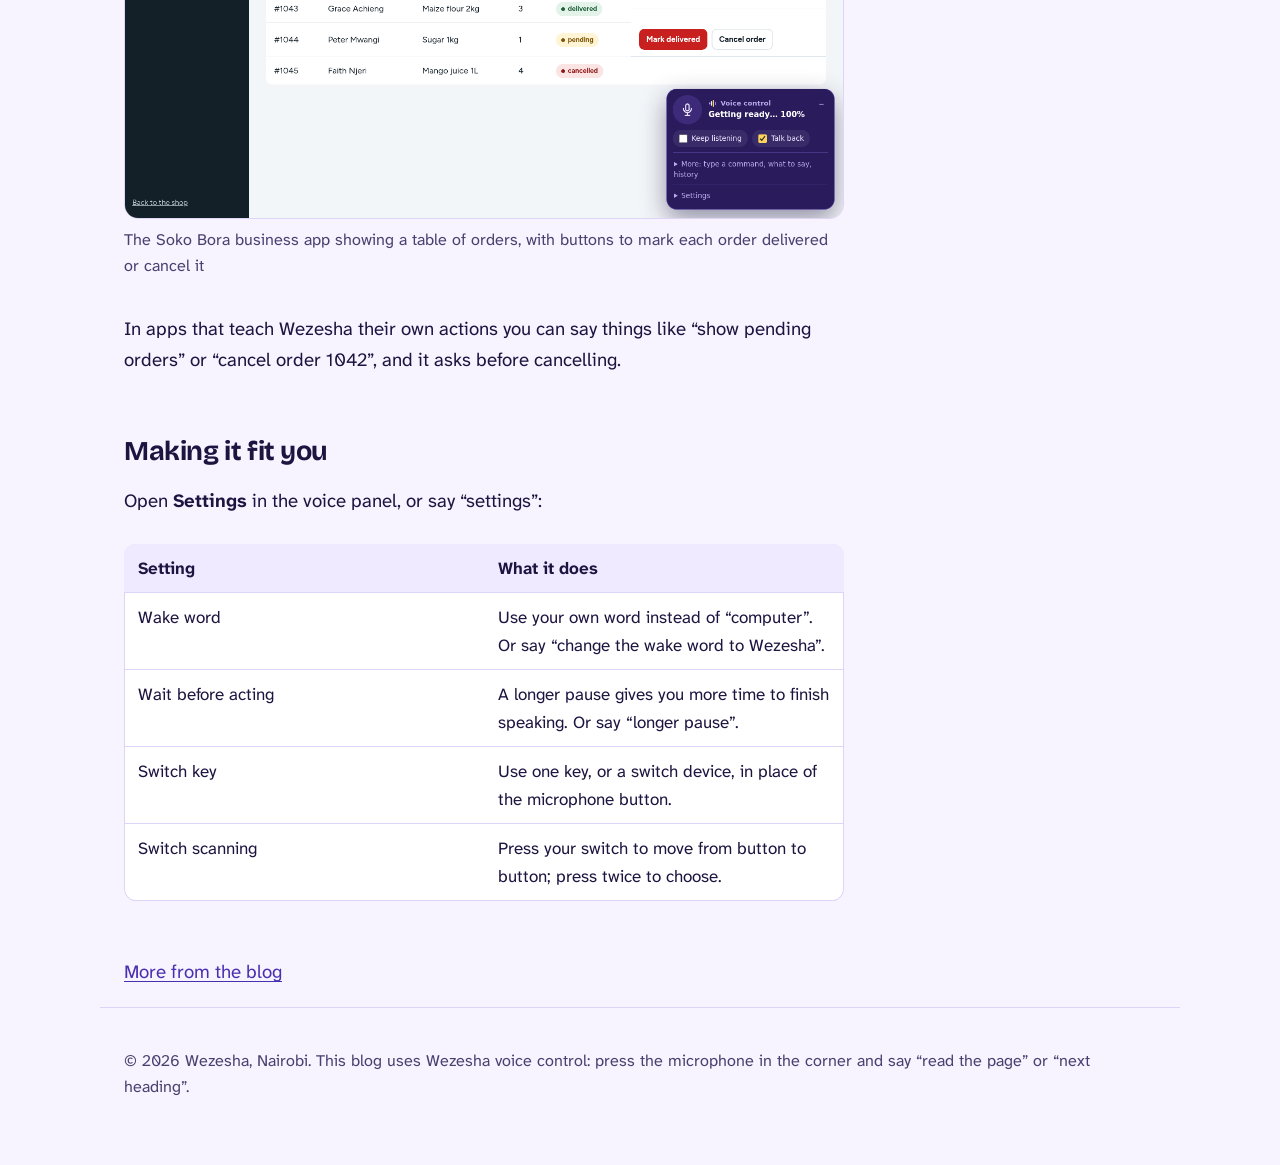
<file: blog/2026-10-21-using-a-website-by-voice.html>
<!doctype html>
<html lang="en">
<head>
<meta charset="utf-8">
<meta name="viewport" content="width=device-width, initial-scale=1">
<title>How to use a website by voice: Wezesha</title>
<meta name="description" content="A short guide to Wezesha&#x27;s voice commands, from opening pages to filling in forms and having the page read to you.">
<link rel="canonical" href="https://wezesha-io.kilimo.tech/blog/2026-10-21-using-a-website-by-voice.html">
<meta property="og:type" content="article">
<meta property="og:site_name" content="Wezesha">
<meta property="og:title" content="How to use a website by voice">
<meta property="og:description" content="A short guide to Wezesha&#x27;s voice commands, from opening pages to filling in forms and having the page read to you.">
<meta property="og:url" content="https://wezesha-io.kilimo.tech/blog/2026-10-21-using-a-website-by-voice.html">
<meta property="og:image" content="https://wezesha-io.kilimo.tech/blog/og/2026-10-21-using-a-website-by-voice.png">
<meta property="og:image:width" content="1200">
<meta property="og:image:height" content="630">
<meta property="og:image:alt" content="How to use a website by voice">
<meta property="og:locale" content="en_KE">
<meta name="twitter:card" content="summary_large_image">
<meta name="twitter:title" content="How to use a website by voice">
<meta name="twitter:description" content="A short guide to Wezesha&#x27;s voice commands, from opening pages to filling in forms and having the page read to you.">
<meta name="twitter:image" content="https://wezesha-io.kilimo.tech/blog/og/2026-10-21-using-a-website-by-voice.png">
<link rel="icon" href="/favicon.svg" type="image/svg+xml">
<link rel="preconnect" href="https://fonts.googleapis.com">
<link rel="preconnect" href="https://fonts.gstatic.com" crossorigin>
<link href="https://fonts.googleapis.com/css2?family=Atkinson+Hyperlegible+Next:ital,wght@0,400;0,700;1,400&family=Bricolage+Grotesque:opsz,wght@12..96,700;12..96,800&display=swap" rel="stylesheet">
<link rel="stylesheet" href="/blog/blog.css">
<meta name="voicenav-assets" content="https://wezesha-demo.kilimo.tech/voicenav/">
</head>
<body>
<a class="skip" href="#main">Skip to main content</a>
<header class="top">
  <div class="wrap bar">
    <a class="brand" href="/" aria-label="Wezesha home">
      <svg viewBox="0 0 40 40" aria-hidden="true"><rect x="3" y="15" width="6" height="10" rx="3" fill="#b9acec"/><rect x="12" y="9" width="6" height="22" rx="3" fill="#ece6ff"/><rect x="21" y="4" width="6" height="32" rx="3" fill="#ffd45c"/><rect x="30" y="12" width="6" height="16" rx="3" fill="#8f72e8"/></svg>
      Wezesha
    </a>
    <nav aria-label="Main">
      <a href="/">Home</a>
      <a href="/blog/">Blog</a>
      <a class="pill" href="https://wezesha-demo.kilimo.tech/">Try the demo</a>
    </nav>
  </div>
</header>
<main id="main" class="wrap">
<article class="post">
  <p class="meta"><a href="/blog/">Blog</a> <span aria-hidden="true">/</span> <time datetime="2026-10-21">21 October 2026</time></p>
  <h1>How to use a website by voice</h1>
  <p class="standfirst">A short guide to Wezesha&#x27;s voice commands, from opening pages to filling in forms and having the page read to you.</p>
  <p>This guide walks through the commands you can use today. Try them on
this page: everything here is made of headings, lists and links, so it
is a good place to practise.</p>
<h2 id="starting-and-stopping">Starting and stopping</h2>
<ol type="1">
<li>Press the round microphone button, or press Alt and V together.</li>
<li>Say what you want. Wezesha listens until you stop talking.</li>
<li>To keep it listening all the time, tick <strong>Keep
listening</strong>. Then start each command with the wake word,
“computer”.</li>
</ol>
<p>After a command it keeps listening for 15 seconds, so you can say the
next thing without the wake word. Say “go to sleep” to make it wait for
the wake word again, or “stop listening” to turn the microphone off.</p>
<h2 id="what-the-microphone-is-telling-you">What the microphone is
telling you</h2>
<p>The round button changes colour, and the words next to it say the
same thing:</p>
<table>
<colgroup>
<col style="width: 33%" />
<col style="width: 33%" />
<col style="width: 33%" />
</colgroup>
<thead>
<tr class="header">
<th>Colour</th>
<th>Words</th>
<th>What to do</th>
</tr>
</thead>
<tbody>
<tr class="odd">
<td>Grey</td>
<td>Mic off</td>
<td>Press it, or Alt and V, to start</td>
</tr>
<tr class="even">
<td>Blue</td>
<td>Say “computer” first</td>
<td>Start with the wake word</td>
</tr>
<tr class="odd">
<td>Yellow</td>
<td>Speak now · 12 s</td>
<td>Just talk; no wake word needed for a few seconds</td>
</tr>
<tr class="even">
<td>Green</td>
<td>Hearing you / Listening</td>
<td>Keep talking</td>
</tr>
<tr class="odd">
<td>Purple</td>
<td>Working…</td>
<td>Wait a moment</td>
</tr>
<tr class="even">
<td>Pink</td>
<td>Talking · say “stop”</td>
<td>Say “stop” to make it stop</td>
</tr>
</tbody>
</table>
<h2 id="when-you-dont-know-what-to-say">When you don’t know what to
say</h2>
<p>Say “menu”. A numbered list of everything you can do on the page
appears, and you just say the number. Say “more” for the next part of
the list, and “close” or “cancel” to close it. If Wezesha does not
understand you, it tells you to say “menu”.</p>
<h2 id="the-voice-panel">The voice panel</h2>
<ul>
<li>“Minimize” makes the panel small; what you say still shows next to
it, so you can see if it heard you wrong. “Expand” opens it again, or
tap the small arrow.</li>
<li>“Drag the microphone up”, “down”, “left” or “right”, with “a bit” or
“a lot”, or “move the microphone to the top left”. You can also drag it
with your finger or mouse. It stays where you put it.</li>
</ul>
<h2 id="moving-around-a-page">Moving around a page</h2>
<ul>
<li>“Open the shop”, “go to contact us”: opens a link or button by its
name.</li>
<li>“Scroll down”, “go to the top”.</li>
<li>“Go back”.</li>
<li>“Show numbers”, then “number 7”: every clickable thing gets a
number, for when a button has no clear name.</li>
</ul>
<h2 id="having-the-page-read-to-you">Having the page read to you</h2>
<ul>
<li>“Read the page” reads from the top. “Stop” or the Escape key stops
it.</li>
<li>“Read this section” reads from the heading above you to the next
one.</li>
<li>“Next heading”, “previous heading”, “next paragraph”, “next
link”.</li>
<li>“Where am I” tells you the page and the section you are in.</li>
<li>“List headings” reads all the headings, so you can decide where to
go.</li>
<li>“Faster” and “slower” change the reading speed.</li>
</ul>
<h2 id="filling-in-forms">Filling in forms</h2>
<ul>
<li>“My name is Mary Atieno” fills in the name box.</li>
<li>“Type 0712 345 678 in phone number”.</li>
<li>Say the name of a box, like “message”, and then just talk: what you
say is typed in. Say “done” when you finish.</li>
<li>“Delete that” takes back the last thing typed. “Spell J O H N” types
letters.</li>
<li>Email addresses work as you would say them: “mary dot atieno at
gmail dot com”.</li>
</ul>
<p>Wezesha never types passwords by voice, because people nearby would
hear them. Use a passkey instead; see <a
href="2026-10-21-signing-in-without-a-password.html">Signing in without
saying your password</a>.</p>
<h2 id="doing-things-safely">Doing things safely</h2>
<p>Before it pays, checks out, sends a form or deletes something,
Wezesha asks you to say “yes”. Say “no” and nothing happens.</p>
<figure>
<img src="img/demo-orders.png"
alt="The Soko Bora business app showing a table of orders, with buttons to mark each order delivered or cancel it" />
<figcaption aria-hidden="true">The Soko Bora business app showing a
table of orders, with buttons to mark each order delivered or cancel
it</figcaption>
</figure>
<p>In apps that teach Wezesha their own actions you can say things like
“show pending orders” or “cancel order 1042”, and it asks before
cancelling.</p>
<h2 id="making-it-fit-you">Making it fit you</h2>
<p>Open <strong>Settings</strong> in the voice panel, or say
“settings”:</p>
<table>
<colgroup>
<col style="width: 50%" />
<col style="width: 50%" />
</colgroup>
<thead>
<tr class="header">
<th>Setting</th>
<th>What it does</th>
</tr>
</thead>
<tbody>
<tr class="odd">
<td>Wake word</td>
<td>Use your own word instead of “computer”. Or say “change the wake
word to Wezesha”.</td>
</tr>
<tr class="even">
<td>Wait before acting</td>
<td>A longer pause gives you more time to finish speaking. Or say
“longer pause”.</td>
</tr>
<tr class="odd">
<td>Switch key</td>
<td>Use one key, or a switch device, in place of the microphone
button.</td>
</tr>
<tr class="even">
<td>Switch scanning</td>
<td>Press your switch to move from button to button; press twice to
choose.</td>
</tr>
</tbody>
</table>

  <p class="back"><a href="/blog/">More from the blog</a></p>
</article>
</main>
<footer class="wrap foot">
  <p>© 2026 Wezesha, Nairobi. This blog uses Wezesha voice control: press the microphone in the corner and say “read the page” or “next heading”.</p>
</footer>
<script type="module" src="https://wezesha-demo.kilimo.tech/voicenav/voicenav.js"></script>
</body>
</html>
</file>
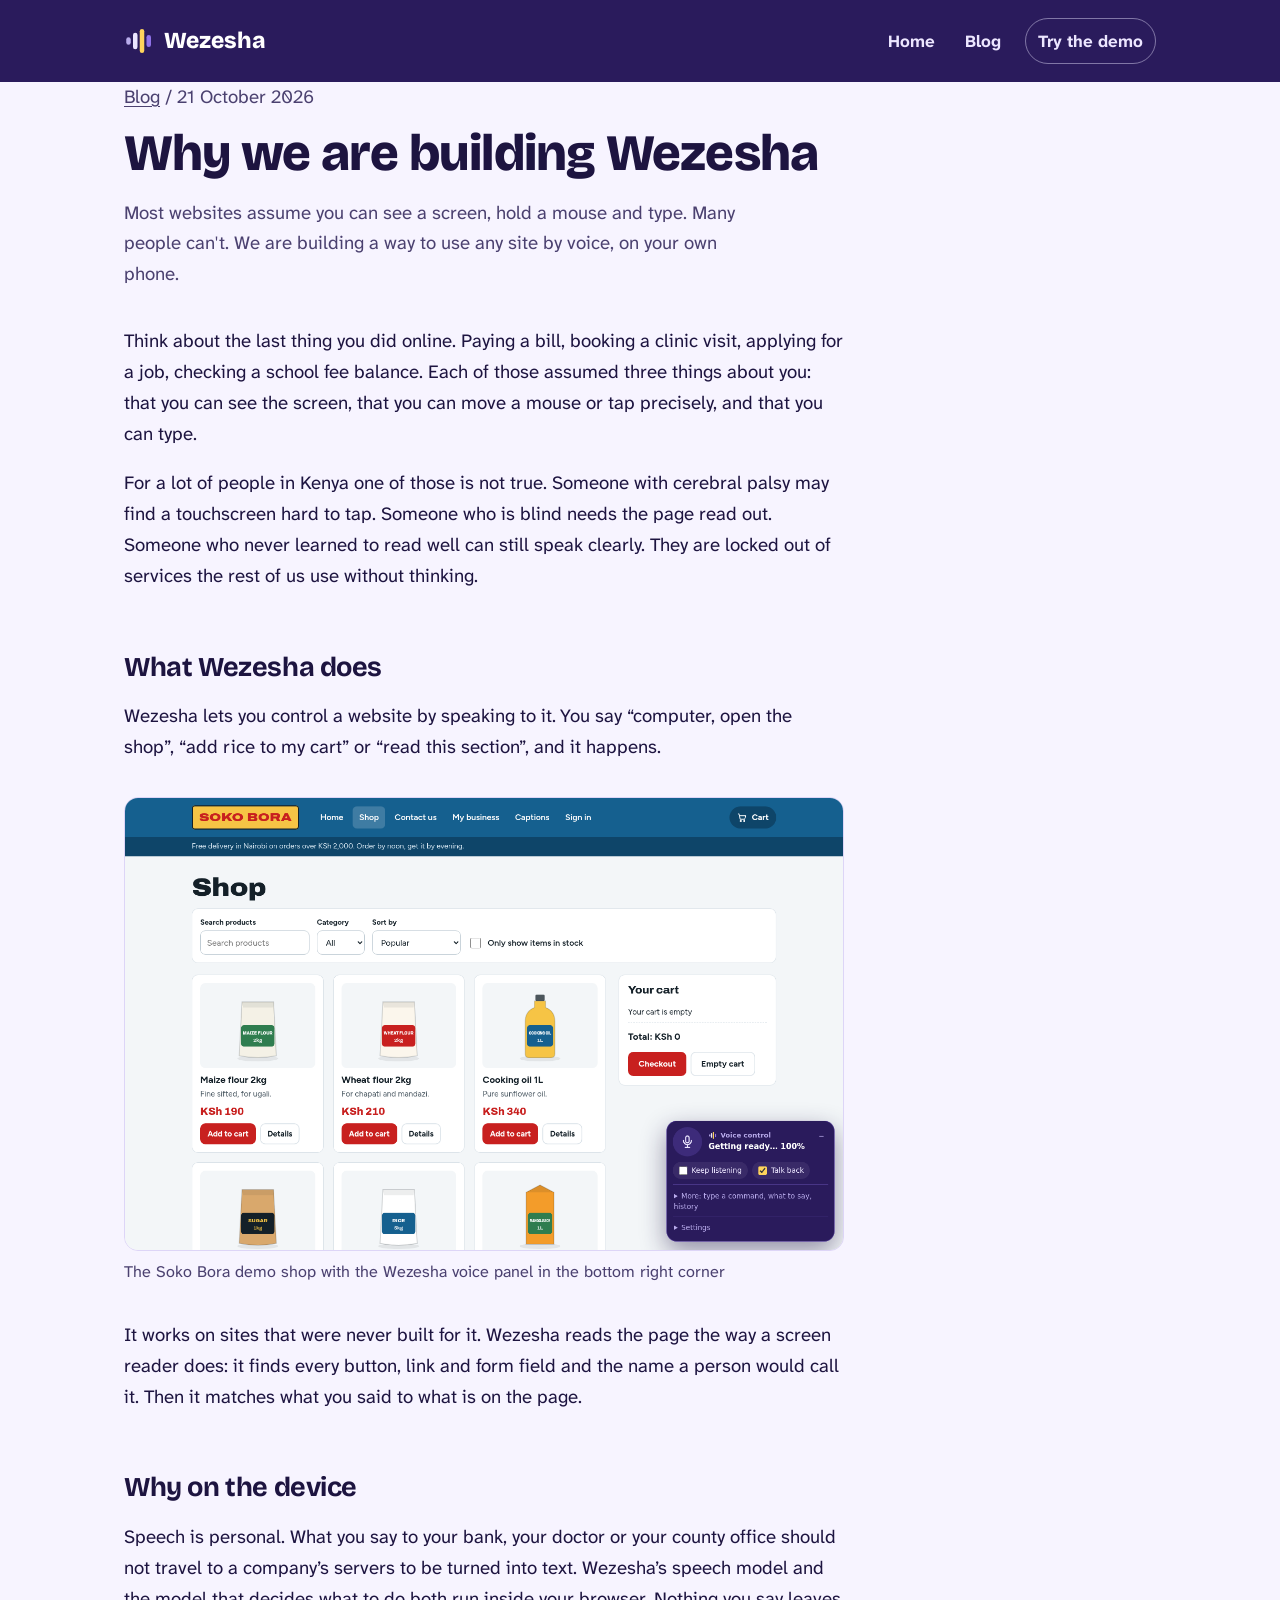
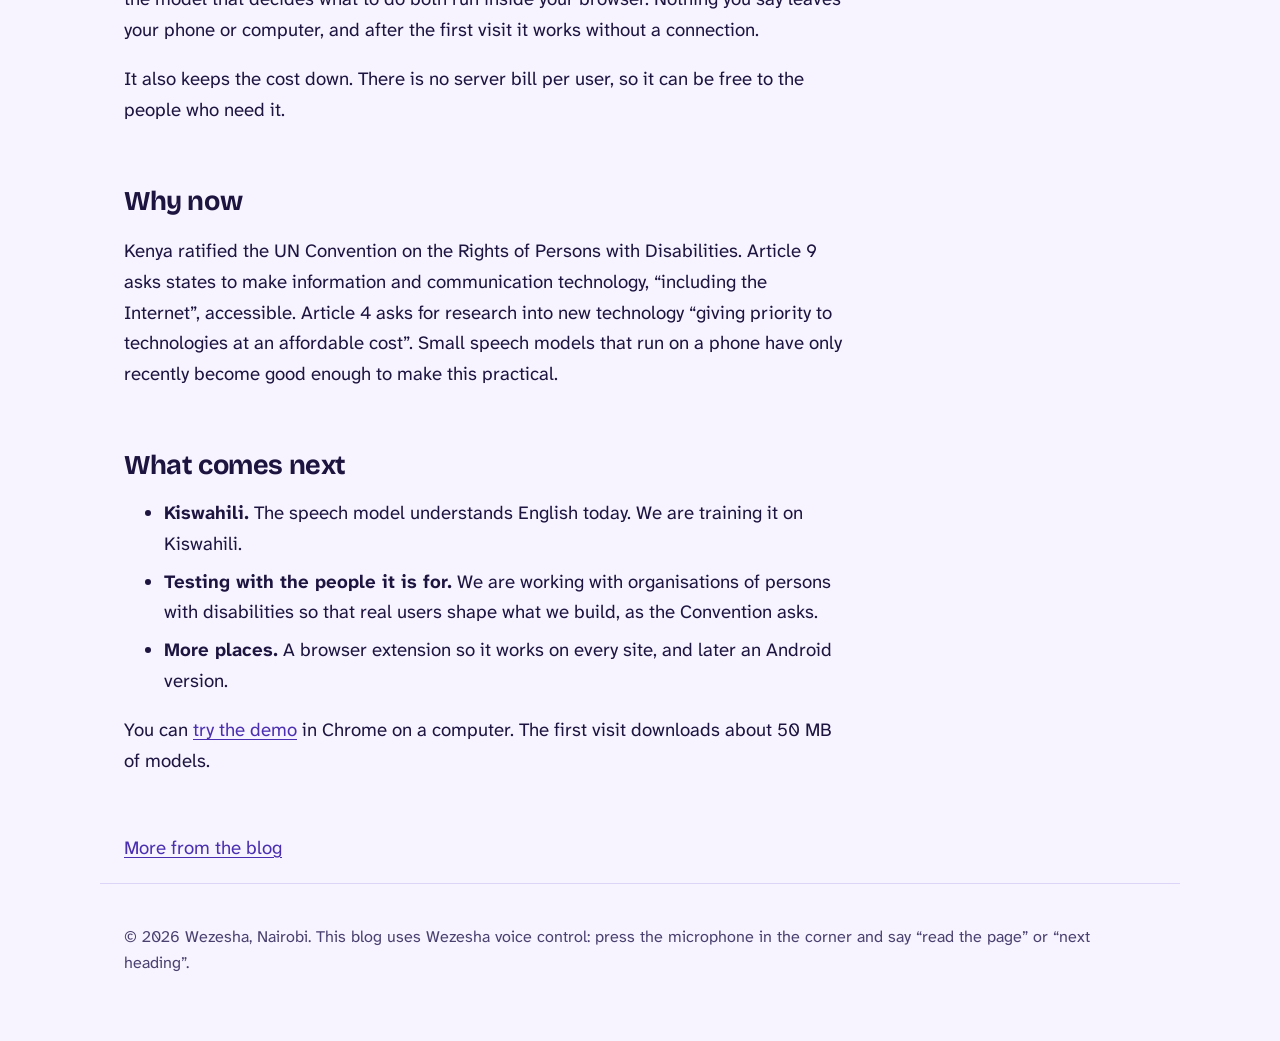
<file: blog/2026-10-21-why-wezesha.html>
<!doctype html>
<html lang="en">
<head>
<meta charset="utf-8">
<meta name="viewport" content="width=device-width, initial-scale=1">
<title>Why we are building Wezesha: Wezesha</title>
<meta name="description" content="Most websites assume you can see a screen, hold a mouse and type. Many people can&#x27;t. We are building a way to use any site by voice, on your own phone.">
<link rel="canonical" href="https://wezesha-io.kilimo.tech/blog/2026-10-21-why-wezesha.html">
<meta property="og:type" content="article">
<meta property="og:site_name" content="Wezesha">
<meta property="og:title" content="Why we are building Wezesha">
<meta property="og:description" content="Most websites assume you can see a screen, hold a mouse and type. Many people can&#x27;t. We are building a way to use any site by voice, on your own phone.">
<meta property="og:url" content="https://wezesha-io.kilimo.tech/blog/2026-10-21-why-wezesha.html">
<meta property="og:image" content="https://wezesha-io.kilimo.tech/blog/og/2026-10-21-why-wezesha.png">
<meta property="og:image:width" content="1200">
<meta property="og:image:height" content="630">
<meta property="og:image:alt" content="Why we are building Wezesha">
<meta property="og:locale" content="en_KE">
<meta name="twitter:card" content="summary_large_image">
<meta name="twitter:title" content="Why we are building Wezesha">
<meta name="twitter:description" content="Most websites assume you can see a screen, hold a mouse and type. Many people can&#x27;t. We are building a way to use any site by voice, on your own phone.">
<meta name="twitter:image" content="https://wezesha-io.kilimo.tech/blog/og/2026-10-21-why-wezesha.png">
<link rel="icon" href="/favicon.svg" type="image/svg+xml">
<link rel="preconnect" href="https://fonts.googleapis.com">
<link rel="preconnect" href="https://fonts.gstatic.com" crossorigin>
<link href="https://fonts.googleapis.com/css2?family=Atkinson+Hyperlegible+Next:ital,wght@0,400;0,700;1,400&family=Bricolage+Grotesque:opsz,wght@12..96,700;12..96,800&display=swap" rel="stylesheet">
<link rel="stylesheet" href="/blog/blog.css">
<meta name="voicenav-assets" content="https://wezesha-demo.kilimo.tech/voicenav/">
</head>
<body>
<a class="skip" href="#main">Skip to main content</a>
<header class="top">
  <div class="wrap bar">
    <a class="brand" href="/" aria-label="Wezesha home">
      <svg viewBox="0 0 40 40" aria-hidden="true"><rect x="3" y="15" width="6" height="10" rx="3" fill="#b9acec"/><rect x="12" y="9" width="6" height="22" rx="3" fill="#ece6ff"/><rect x="21" y="4" width="6" height="32" rx="3" fill="#ffd45c"/><rect x="30" y="12" width="6" height="16" rx="3" fill="#8f72e8"/></svg>
      Wezesha
    </a>
    <nav aria-label="Main">
      <a href="/">Home</a>
      <a href="/blog/">Blog</a>
      <a class="pill" href="https://wezesha-demo.kilimo.tech/">Try the demo</a>
    </nav>
  </div>
</header>
<main id="main" class="wrap">
<article class="post">
  <p class="meta"><a href="/blog/">Blog</a> <span aria-hidden="true">/</span> <time datetime="2026-10-21">21 October 2026</time></p>
  <h1>Why we are building Wezesha</h1>
  <p class="standfirst">Most websites assume you can see a screen, hold a mouse and type. Many people can&#x27;t. We are building a way to use any site by voice, on your own phone.</p>
  <p>Think about the last thing you did online. Paying a bill, booking a
clinic visit, applying for a job, checking a school fee balance. Each of
those assumed three things about you: that you can see the screen, that
you can move a mouse or tap precisely, and that you can type.</p>
<p>For a lot of people in Kenya one of those is not true. Someone with
cerebral palsy may find a touchscreen hard to tap. Someone who is blind
needs the page read out. Someone who never learned to read well can
still speak clearly. They are locked out of services the rest of us use
without thinking.</p>
<h2 id="what-wezesha-does">What Wezesha does</h2>
<p>Wezesha lets you control a website by speaking to it. You say
“computer, open the shop”, “add rice to my cart” or “read this section”,
and it happens.</p>
<figure>
<img src="img/demo-shop.png"
alt="The Soko Bora demo shop with the Wezesha voice panel in the bottom right corner" />
<figcaption aria-hidden="true">The Soko Bora demo shop with the Wezesha
voice panel in the bottom right corner</figcaption>
</figure>
<p>It works on sites that were never built for it. Wezesha reads the
page the way a screen reader does: it finds every button, link and form
field and the name a person would call it. Then it matches what you said
to what is on the page.</p>
<h2 id="why-on-the-device">Why on the device</h2>
<p>Speech is personal. What you say to your bank, your doctor or your
county office should not travel to a company’s servers to be turned into
text. Wezesha’s speech model and the model that decides what to do both
run inside your browser. Nothing you say leaves your phone or computer,
and after the first visit it works without a connection.</p>
<p>It also keeps the cost down. There is no server bill per user, so it
can be free to the people who need it.</p>
<h2 id="why-now">Why now</h2>
<p>Kenya ratified the UN Convention on the Rights of Persons with
Disabilities. Article 9 asks states to make information and
communication technology, “including the Internet”, accessible. Article
4 asks for research into new technology “giving priority to technologies
at an affordable cost”. Small speech models that run on a phone have
only recently become good enough to make this practical.</p>
<h2 id="what-comes-next">What comes next</h2>
<ul>
<li><strong>Kiswahili.</strong> The speech model understands English
today. We are training it on Kiswahili.</li>
<li><strong>Testing with the people it is for.</strong> We are working
with organisations of persons with disabilities so that real users shape
what we build, as the Convention asks.</li>
<li><strong>More places.</strong> A browser extension so it works on
every site, and later an Android version.</li>
</ul>
<p>You can <a href="https://wezesha-demo.kilimo.tech/">try the demo</a>
in Chrome on a computer. The first visit downloads about 50 MB of
models.</p>

  <p class="back"><a href="/blog/">More from the blog</a></p>
</article>
</main>
<footer class="wrap foot">
  <p>© 2026 Wezesha, Nairobi. This blog uses Wezesha voice control: press the microphone in the corner and say “read the page” or “next heading”.</p>
</footer>
<script type="module" src="https://wezesha-demo.kilimo.tech/voicenav/voicenav.js"></script>
</body>
</html>
</file>
<file: blog/blog.css>
/* Wezesha blog: same jacaranda palette as the home page, set for long reading. */
:root {
  --jacaranda: #2a1b5c; --bloom: #8f72e8; --petal: #ece6ff; --pollen: #ffd45c;
  --lilac: #f7f4ff; --ink: #1d1440; --ink-soft: #4b4170; --line: #ddd5f7;
  --display: "Bricolage Grotesque", "Atkinson Hyperlegible Next", system-ui, sans-serif;
  --text: "Atkinson Hyperlegible Next", system-ui, sans-serif;
}
* { box-sizing: border-box; }
html { font-size: 106.25%; }
body { margin: 0; background: var(--lilac); color: var(--ink); font-family: var(--text); line-height: 1.65; }
a { color: #4a2fb0; text-underline-offset: 3px; }
:focus-visible { outline: 3px solid var(--pollen); outline-offset: 3px; border-radius: 6px; }
.skip { position: absolute; left: 16px; top: -60px; background: var(--pollen); color: var(--ink); padding: 10px 16px; border-radius: 10px; font-weight: 700; z-index: 5; }
.skip:focus { top: 12px; }
.wrap { max-width: 1080px; margin: 0 auto; padding: 0 24px; }
header.top { background: var(--jacaranda); color: var(--petal); }
.bar { display: flex; align-items: center; justify-content: space-between; gap: 16px; padding-top: 18px; padding-bottom: 18px; flex-wrap: wrap; }
.brand { display: inline-flex; align-items: center; gap: 10px; color: #fff; text-decoration: none; font-family: var(--display); font-weight: 800; font-size: 1.35rem; }
.brand svg { width: 30px; height: 30px; }
nav { display: flex; align-items: center; gap: 6px; }
nav a { color: var(--petal); text-decoration: none; font-weight: 700; padding: 8px 12px; border-radius: 10px; }
nav a[aria-current=page] { background: rgba(236, 230, 255, .14); }
nav a.pill { border: 1.5px solid rgba(236, 230, 255, .45); border-radius: 999px; margin-left: 6px; }
main { padding-top: 48px; padding-bottom: 64px; }
h1, h2, h3 { font-family: var(--display); letter-spacing: -0.015em; line-height: 1.15; color: var(--ink); }
h1 { font-size: clamp(2rem, 4.6vw, 3rem); font-weight: 800; margin: 0 0 14px; max-width: 22em; }
.standfirst { font-size: 1.25rem; color: var(--ink-soft); max-width: 34em; margin: 0 0 36px; }
.meta { color: var(--ink-soft); font-size: .95rem; margin: 0 0 12px; }
.meta a { color: var(--ink-soft); }
/* the article column */
.post { max-width: 720px; }
.post h2 { font-size: 1.6rem; font-weight: 700; margin: 2.2em 0 .5em; }
.post h3 { font-size: 1.25rem; margin: 1.6em 0 .4em; }
.post p, .post li { font-size: 1.1rem; }
.post li { margin: .35em 0; }
.post img, .post figure svg { display: block; width: 100%; height: auto; border-radius: 14px; border: 1px solid var(--line); background: #fff; }
.post p:has(> img) { margin: 1.8em 0; }
.post figure { margin: 2em 0; }
.post figcaption { color: var(--ink-soft); font-size: .95rem; margin-top: 8px; }
.post table { width: 100%; border-collapse: collapse; margin: 1.6em 0; background: #fff; border-radius: 12px; overflow: hidden; box-shadow: inset 0 0 0 1px var(--line); font-size: 1rem; }
.post th, .post td { text-align: left; padding: 10px 14px; border-bottom: 1px solid var(--line); vertical-align: top; }
.post th { background: #efeaff; }
.post pre { background: var(--jacaranda); color: var(--petal); padding: 18px 20px; border-radius: 12px; overflow-x: auto; font-size: .9rem; line-height: 1.5; }
.post code { font-size: .92em; }
.post :not(pre) > code { background: #ebe5ff; padding: 2px 6px; border-radius: 6px; }
.post blockquote { margin: 1.5em 0; padding: 4px 20px; border-left: 4px solid var(--bloom); color: var(--ink-soft); }
.back { margin-top: 3em; }
/* the list of posts */
.posts { list-style: none; padding: 0; margin: 0; display: grid; gap: 22px; }
.posts .card { display: grid; grid-template-columns: 320px minmax(0, 1fr); gap: 26px; align-items: center; background: #fff; border-radius: 18px; padding: 18px; box-shadow: inset 0 0 0 1px var(--line); }
.posts .card:not(:has(img)) { grid-template-columns: 1fr; }
.posts img { width: 100%; height: auto; border-radius: 12px; border: 1px solid var(--line); }
.posts h2 { font-size: 1.45rem; margin: 0 0 8px; }
.posts h2 a { color: var(--ink); text-decoration: none; }
.posts h2 a:hover { text-decoration: underline; }
.posts p { margin: 0 0 8px; color: var(--ink-soft); }
.foot { padding-top: 24px; padding-bottom: 48px; color: var(--ink-soft); font-size: .95rem; border-top: 1px solid var(--line); }
@media (max-width: 760px) { .posts .card { grid-template-columns: 1fr; } }
</file>
